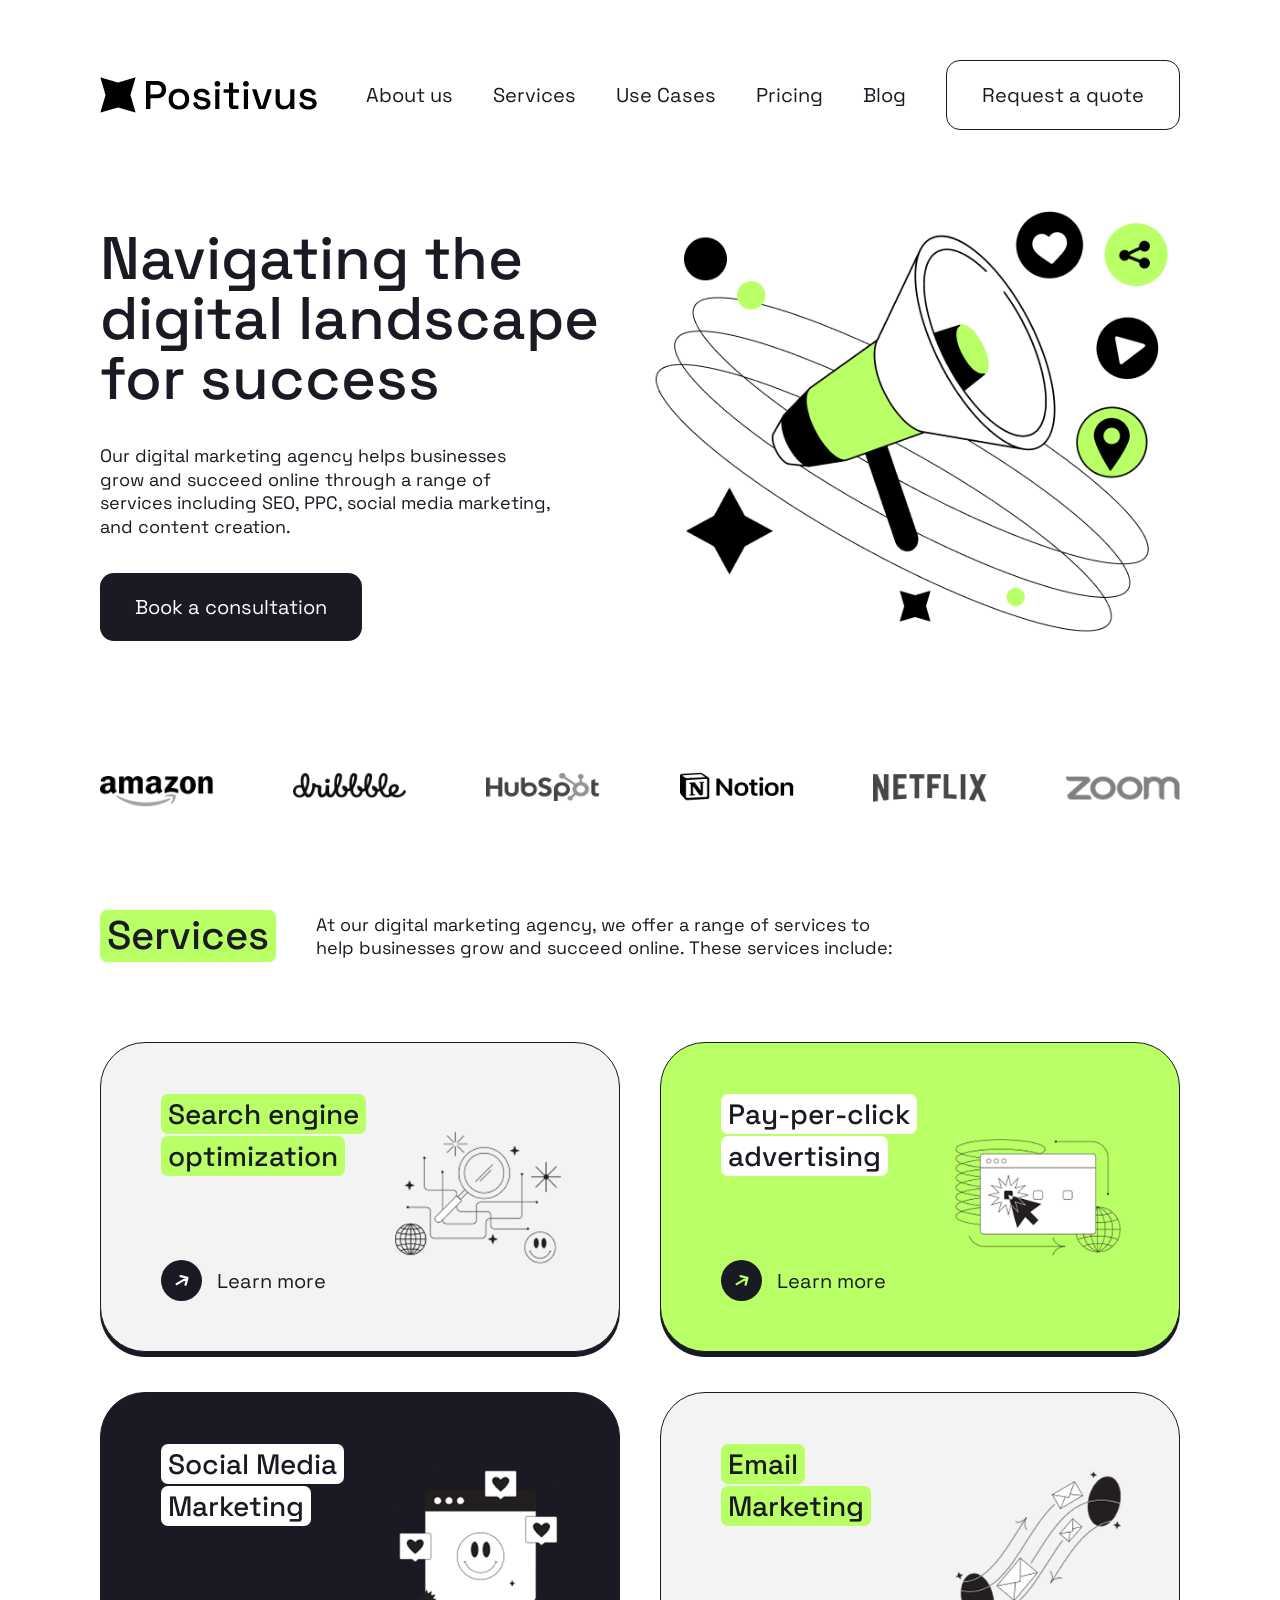
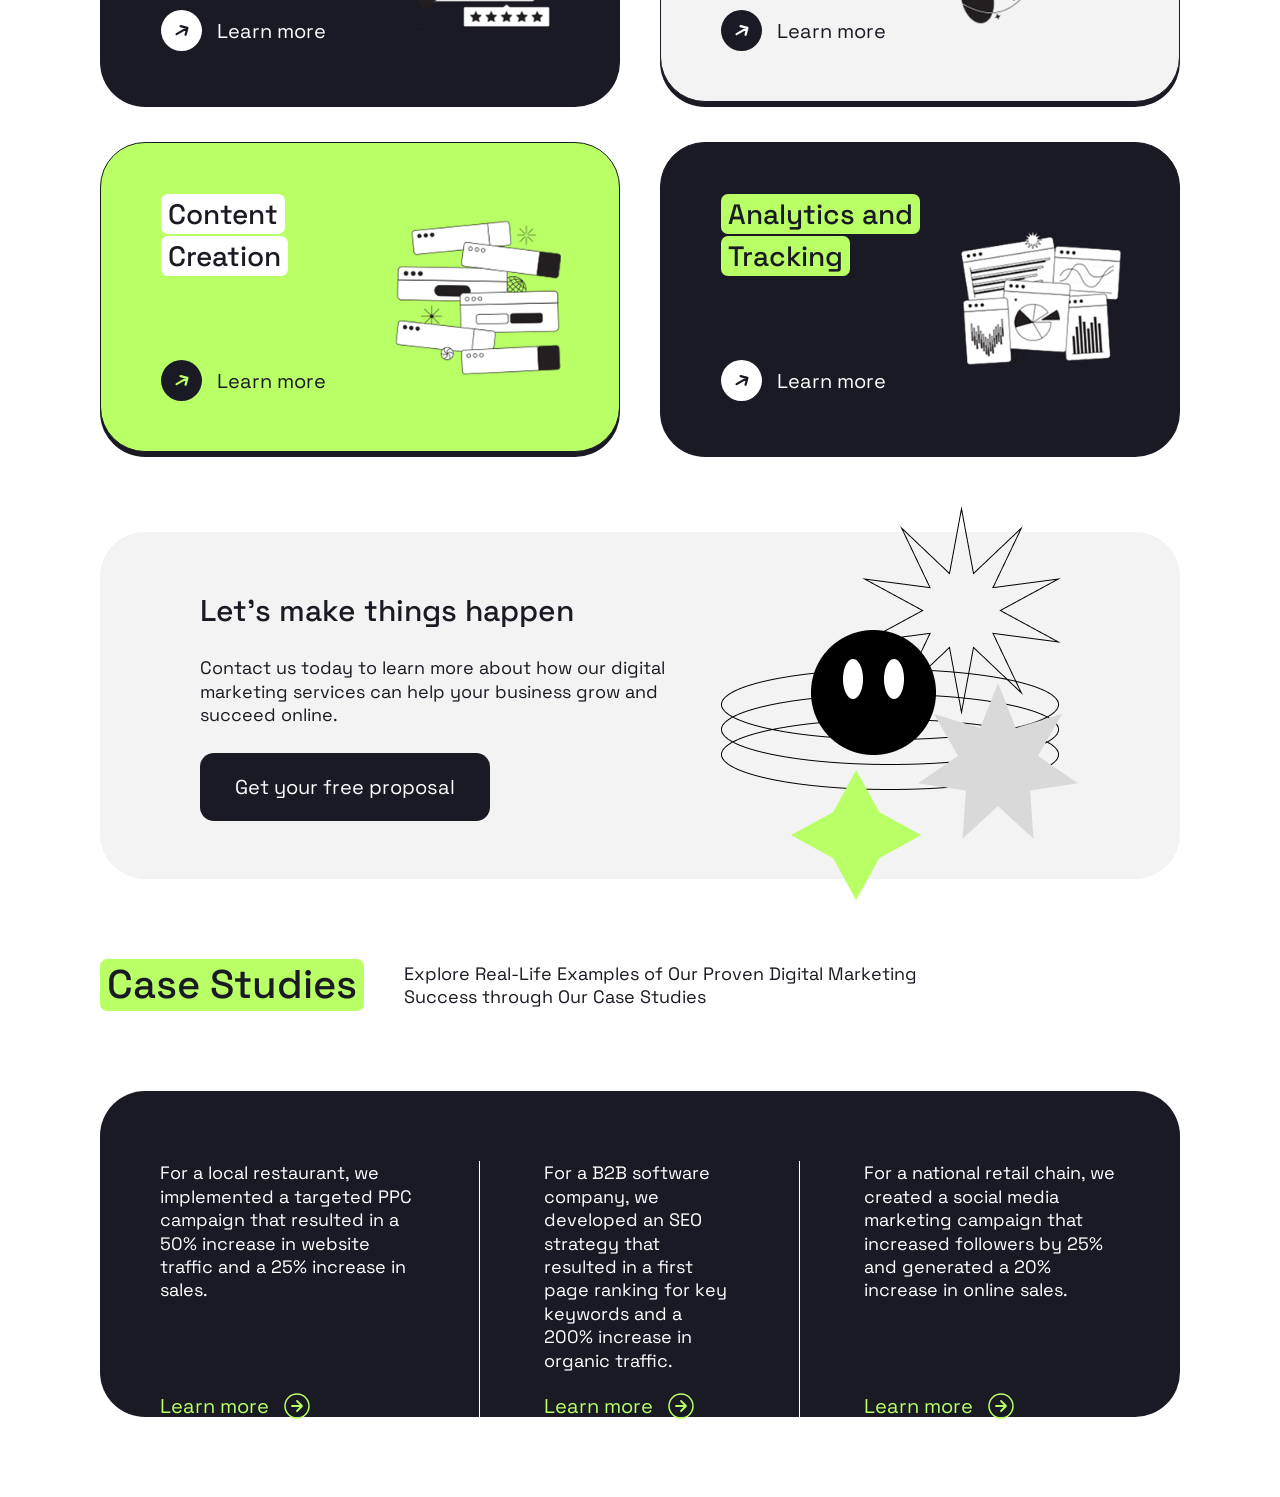
<file: parte-1/index.html>
<!DOCTYPE html>
<html lang="en">

<head>
  <meta charset="UTF-8">
  <meta name="viewport" content="width=device-width, initial-scale=1.0">
  <title>Positivus</title>
  <link href="https://fonts.googleapis.com/css2?family=Space+Grotesk:wght@400;500;600;700&display=swap"
    rel="stylesheet">
  <link rel="stylesheet" href="style.css">
</head>

<body>

  <!-- ══ NAV ══════════════════════════════════════════════════════════════ -->
  <nav class="nav">
    <a href="#" class="nav-logo">
      <img src="Icon.png" alt="">
      <img src="Positivus.png" alt="">
    </a>
    <ul class="nav-links">
      <li><a href="#hero">About us</a></li>
      <li><a href="#services">Services</a></li>
      <li><a href="#cases">Use Cases</a></li>
      <li><a href="#">Pricing</a></li>
      <li><a href="#">Blog</a></li>

      <li><button class="btn-border">Request a quote</button></li>

    </ul>

    <button class="menu-toggle">
      ☰
    </button>

  </nav>

  <!-- ══ HERO ══════════════════════════════════════════════════════════════ -->
  <section class="hero" id="hero">
    <div class="hero-left">
      <h1>Navigating the digital landscape for success</h1>
      <p>Our digital marketing agency helps businesses grow and succeed online through a range of services including
        SEO, PPC, social media marketing, and content creation.</p>
      <button class="btn-dark">Book a consultation</button>
    </div>
    <div class="hero-right">
      <!-- Hero illustration SVG — megaphone with floating icons -->
      <img src="header.png" alt="">
    </div>
  </section>

  <!-- ══ PARTNERS ══════════════════════════════════════════════════════════ -->
  <div class="partners">
    <span class="partners-logo"><img src="Company logo (1).png" style="width: 114px;" alt=""></span>
    <span class="partners-logo"><img src="Company logo (2).png" style="width: 114px;" alt=""></span>
    <span class="partners-logo"><img src="Company logo (3).png" style="width: 114px;" alt=""></span>
    <span class="partners-logo"><img src="Company logo (4).png" style="width: 114px;" alt=""></span>
    <span class="partners-logo"><img src="Company logo (5).png" style="width: 114px;" alt=""></span>
    <span class="partners-logo"><img src="Company logo (6).png" style="width: 114px;" alt=""></span>
  </div>

  <!-- ══ SERVICES ══════════════════════════════════════════════════════════ -->
  <section class="services" id="services">
    <div class="section-head">
      <span class="section-label">Services</span>
      <p>At our digital marketing agency, we offer a range of services to help businesses grow and succeed online. These
        services include:</p>
    </div>

    <div class="services-grid">

      <!-- 1 — Search Engine Optimization / gray -->
      <div class="card bg-gray">
        <div class="card-body">
          <div class="card-title">
            <span class="hl">Search engine</span><br>
            <span class="hl">optimization</span>
          </div>
          <a href="#" class="learn-btn">
            <span class="learn-circle">
              <svg width="20" height="20" viewBox="0 0 16 16" fill="none">
                <path d="M3 8h10M9 4l4 4-4 4" stroke="white" stroke-width="1.8" stroke-linecap="round"
                  stroke-linejoin="round" />
              </svg>
            </span>
            Learn more
          </a>
        </div>
        <img class="card-img" src="Illustration.png" alt="Search engine optimization illustration">
      </div>

      <!-- 2 — Pay-per-click / green -->
      <div class="card bg-green">
        <div class="card-body">
          <div class="card-title">
            <span class="hl">Pay-per-click</span><br>
            <span class="hl">advertising</span>
          </div>
          <a href="#" class="learn-btn">
            <span class="learn-circle">
              <svg width="20" height="20" viewBox="0 0 16 16" fill="none">
                <path d="M3 8h10M9 4l4 4-4 4" stroke="white" stroke-width="1.8" stroke-linecap="round"
                  stroke-linejoin="round" />
              </svg>
            </span>
            Learn more
          </a>
        </div>
        <img class="card-img" src="Illustration (1).png" alt="Pay-per-click advertising illustration">
      </div>

      <!-- 3 — Social Media / dark -->
      <div class="card bg-dark">
        <div class="card-body">
          <div class="card-title">
            <span class="hl" style="background-color: white;">Social Media</span><br>
            <span class="hl" style="background-color: white;">Marketing</span>
          </div>
          <a href="#" class="learn-btn">
            <span class="learn-circle">
              <svg width="20" height="20" viewBox="0 0 16 16" fill="none">
                <path d="M3 8h10M9 4l4 4-4 4" stroke="#191A23" stroke-width="1.8" stroke-linecap="round"
                  stroke-linejoin="round" />
              </svg>
            </span>
            Learn more
          </a>
        </div>
        <img class="card-img" src="Illustration (2).png" alt="Social Media Marketing illustration">
      </div>

      <!-- 4 — Email Marketing / gray -->
      <div class="card bg-gray">
        <div class="card-body">
          <div class="card-title">
            <span class="hl">Email</span><br>
            <span class="hl">Marketing</span>
          </div>
          <a href="#" class="learn-btn">
            <span class="learn-circle">
              <svg width="20" height="20" viewBox="0 0 16 16" fill="none">
                <path d="M3 8h10M9 4l4 4-4 4" stroke="white" stroke-width="1.8" stroke-linecap="round"
                  stroke-linejoin="round" />
              </svg>
            </span>
            Learn more
          </a>
        </div>
        <img class="card-img" src="Illustration (3).png" alt="Email Marketing illustration">
      </div>

      <!-- 5 — Content Creation / green -->
      <div class="card bg-green">
        <div class="card-body">
          <div class="card-title">
            <span class="hl">Content</span><br>
            <span class="hl">Creation</span>
          </div>
          <a href="#" class="learn-btn">
            <span class="learn-circle">
              <svg width="20" height="20" viewBox="0 0 16 16" fill="none">
                <path d="M3 8h10M9 4l4 4-4 4" stroke="white" stroke-width="1.8" stroke-linecap="round"
                  stroke-linejoin="round" />
              </svg>
            </span>
            Learn more
          </a>
        </div>
        <img class="card-img" src="Illustration (4).png" alt="Content Creation illustration">
      </div>

      <!-- 6 — Analytics / dark -->
      <div class="card bg-dark">
        <div class="card-body">
          <div class="card-title">
            <span class="hl">Analytics and</span><br>
            <span class="hl">Tracking</span>
          </div>
          <a href="#" class="learn-btn">
            <span class="learn-circle">
              <svg width="20" height="20" viewBox="0 0 16 16" fill="none">
                <path d="M3 8h10M9 4l4 4-4 4" stroke="#191A23" stroke-width="1.8" stroke-linecap="round"
                  stroke-linejoin="round" />
              </svg>
            </span>
            Learn more
          </a>
        </div>
        <img class="card-img" src="Illustration (5).png" alt="Analytics and Tracking illustration">
      </div>

    </div>
  </section>

  <!-- ══ CTA — LET'S MAKE THINGS HAPPEN ══════════════════════════════════ -->
  <div class="cta">
    <div class="cta-inner">
      <div class="cta-text">
        <h2>Let's make things happen</h2>
        <p>Contact us today to learn more about how our digital marketing services can help your business grow and
          succeed online.</p>
        <button class="btn-dark">Get your free proposal</button>
      </div>
      <div class="cta-visual">
        <img src="Frame 19.png" alt="">
      </div>
    </div>
  </div>

  <!-- ══ CASE STUDIES ═══════════════════════════════════════════════════════ -->
  <section class="cases" id="cases">
    <div class="section-head">
      <span class="section-label">Case Studies</span>
      <p>Explore Real-Life Examples of Our Proven Digital Marketing Success through Our Case Studies</p>
    </div>

    <div class="cases-inner">
      <div class="case-item">
        <p>For a local restaurant, we implemented a targeted PPC campaign that resulted in a 50% increase in website
          traffic and a 25% increase in sales.</p>
        <a href="#" class="case-link">
          Learn more
          <svg width="26" height="26" viewBox="0 0 26 26" fill="none">
            <circle cx="13" cy="13" r="12" stroke="#B9FF66" stroke-width="1.5" />
            <path d="M8 13h10M13 8l5 5-5 5" stroke="#B9FF66" stroke-width="1.8" stroke-linecap="round"
              stroke-linejoin="round" />
          </svg>
        </a>
      </div>
      <div class="case-item">
        <p>For a B2B software company, we developed an SEO strategy that resulted in a first page ranking for key
          keywords and a 200% increase in organic traffic.</p>
        <a href="#" class="case-link">
          Learn more
          <svg width="26" height="26" viewBox="0 0 26 26" fill="none">
            <circle cx="13" cy="13" r="12" stroke="#B9FF66" stroke-width="1.5" />
            <path d="M8 13h10M13 8l5 5-5 5" stroke="#B9FF66" stroke-width="1.8" stroke-linecap="round"
              stroke-linejoin="round" />
          </svg>
        </a>
      </div>
      <div class="case-item">
        <p>For a national retail chain, we created a social media marketing campaign that increased followers by 25% and
          generated a 20% increase in online sales.</p>
        <a href="#" class="case-link">
          Learn more
          <svg width="26" height="26" viewBox="0 0 26 26" fill="none">
            <circle cx="13" cy="13" r="12" stroke="#B9FF66" stroke-width="1.5" />
            <path d="M8 13h10M13 8l5 5-5 5" stroke="#B9FF66" stroke-width="1.8" stroke-linecap="round"
              stroke-linejoin="round" />
          </svg>
        </a>
      </div>
    </div>
  </section>

</body>

</html>


<script>
  const toggle = document.querySelector('.menu-toggle');
  const navLinks = document.querySelector('.nav-links');

  toggle.addEventListener('click', () => {
    navLinks.classList.toggle('active');
  });
</script>
</file>
<file: parte-1/style.css>
/* ── RESET ───────────────────────────────────────────────────────────── */
*,
*::before,
*::after {
  box-sizing: border-box;
  margin: 0;
  padding: 0;
}

/* ── TOKENS ──────────────────────────────────────────────────────────── */
:root {
  --green: #B9FF66;
  --dark: #191A23;
  --white: #FFFFFF;
  --gray: #F3F3F3;
  --font: 'Space Grotesk', sans-serif;
  --radius: 14px;
  --inner-w: 1240px;
}


.learn-circle svg {
  width: 20px;
  transform: rotate(-30deg);
}



/* ── BASE ────────────────────────────────────────────────────────────── */
body {
  margin: 0px 100px;
  font-family: var(--font);
  background: var(--white);
  color: var(--dark);
  -webkit-font-smoothing: antialiased;
  max-width: var(--page-w);
}

/* ── SHARED BUTTONS ──────────────────────────────────────────────────── */
.btn-dark {
  display: inline-block;
  background: var(--dark);
  color: var(--white);
  border: none;
  border-radius: var(--radius);
  font-family: var(--font);
  font-size: 20px;
  font-weight: 400;
  line-height: 28px;
  padding: 20px 35px;
  cursor: pointer;
  transition: opacity .15s;
  white-space: nowrap;
}

.btn-dark:hover {
  opacity: .82;
}

.btn-border {
  display: inline-block;
  border: 1px solid var(--dark);
  border-radius: var(--radius);
  background: transparent;
  font-family: var(--font);
  font-size: 20px;
  font-weight: 400;
  line-height: 28px;
  padding: 20px 35px;
  cursor: pointer;
  color: var(--dark);
  transition: background .15s, color .15s;
  white-space: nowrap;
}

.btn-border:hover {
  background: var(--dark);
  color: var(--white);
}

/* ── SECTION LABEL (green pill heading) ─────────────────────────────── */
.section-label {
  display: inline-block;
  background: var(--green);
  color: var(--dark);
  font-size: 40px;
  font-weight: 500;
  line-height: 1.3;
  padding: 0 7px;
  border-radius: 7px;
  white-space: nowrap;
}

.section-head {
  display: flex;
  align-items: center;
  gap: 40px;
  margin-bottom: 80px;
}

.section-head p {
  font-size: 18px;
  font-weight: 400;
  line-height: 1.3;
  color: var(--dark);
  max-width: 580px;
}

/* ══════════════════════════════════════════════════════════════════════
   NAV
══════════════════════════════════════════════════════════════════════ */
.nav {
  margin: 0 auto;
  padding: 60px 0 0;
  display: flex;
  align-items: center;
  justify-content: space-between;
}

.nav-logo {
  display: flex;
  align-items: center;
  gap: 10px;
  text-decoration: none;
  color: var(--dark);
  font-size: 20px;
  font-weight: 500;
  line-height: 28px;
}

.nav-logo svg {
  flex-shrink: 0;
}

.nav-links {
  display: flex;
  gap: 40px;
  list-style: none;
  align-items: center;
}

.nav-links a {
  text-decoration: none;
  color: var(--dark);
  font-size: 20px;
  font-weight: 400;
  line-height: 28px;
}

/* ══════════════════════════════════════════════════════════════════════
   HERO
══════════════════════════════════════════════════════════════════════ */
.hero {
  margin: 0 auto;
  padding: 70px 0 80px;
  display: grid;
  grid-template-columns: 531px 1fr;
  align-items: center;
  gap: 0;
}

.hero-left h1 {
  font-size: 60px;
  font-weight: 500;
  line-height: 1;
  /* line-height: 100% */
  letter-spacing: 0;
  margin-bottom: 35px;
}

.hero-left p {
  font-size: 18px;
  font-weight: 400;
  line-height: 1.3;
  color: var(--dark);
  max-width: 452px;
  margin-bottom: 35px;
}

.hero-right {
  display: flex;
  justify-content: flex-end;
  align-items: center;
}

.hero-right img {
  width: 100%;
  max-width: 600px;
}

/* ══════════════════════════════════════════════════════════════════════
   PARTNERS (logos bar)
══════════════════════════════════════════════════════════════════════ */
.partners {
  margin: 0 auto 80px;
  height: 80px;
  display: flex;
  align-items: center;
  justify-content: space-between;
}

.partners-logo {
  font-size: 20px;
  font-weight: 500;
  line-height: 28px;
  color: var(--dark);
  white-space: nowrap;
}

.partners-logo img {

  filter: grayscale(100%);

}

/* ══════════════════════════════════════════════════════════════════════
   SERVICES
══════════════════════════════════════════════════════════════════════ */
.services {
  margin: 0 auto 80px;
}

.services-grid {
  display: grid;
  grid-template-columns: 1fr 1fr;
  gap: 40px;
}

/* ── Service card ────────────────────────────────────────────────────── */
.card {
  border: 1px solid var(--dark);
  border-radius: 45px;
  padding: 50px 58px 50px 60px;
  display: flex;
  align-items: center;
  justify-content: space-between;
  gap: 20px;
  min-height: 310px;
  position: relative;
  box-shadow: 0 5px 0 0 var(--dark);
}

.card.bg-gray {
  background: var(--gray);
}

.card.bg-green {
  background: var(--green);
}

.card.bg-dark {
  background: var(--dark);
}

.card.bg-white {
  background: var(--white);
}

/* card content left */
.card-body {
  display: flex;
  flex-direction: column;
  justify-content: space-between;
  height: 100%;
  min-height: 180px;
}

.card-title {
  font-size: 28px;
  font-weight: 500;
  line-height: 1.3;
  letter-spacing: 0;
}

/* Title highlight pill */
.hl {
  display: inline;
  padding: 2px 7px;
  border-radius: 7px;
  line-height: 1.5;
}

.card.bg-gray .hl,
.card.bg-white .hl {
  background: var(--green);
  color: var(--dark);
}

.card.bg-green .hl {
  background: var(--white);
  color: var(--dark);
}

.card.bg-dark .hl {
  background: var(--green);
  color: var(--dark);
}

/* Learn more button */
.learn-btn {
  display: flex;
  align-items: center;
  gap: 15px;
  background: none;
  border: none;
  cursor: pointer;
  font-family: var(--font);
  font-size: 20px;
  font-weight: 400;
  line-height: 28px;
  padding: 0;
  margin-top: auto;
  padding-top: 40px;
  color: var(--dark);
  text-decoration: none;
}

.card.bg-dark .learn-btn {
  color: var(--white);
}

.learn-circle {
  width: 41px;
  height: 41px;
  border-radius: 50%;
  background: var(--dark);
  display: flex;
  align-items: center;
  justify-content: center;
  flex-shrink: 0;
}

.card.bg-dark .learn-circle {
  background: var(--white);
}

.learn-circle svg path {
  stroke: var(--white);
}

.card.bg-dark .learn-circle svg path {
  stroke: var(--dark);
}

.card.bg-green .learn-circle svg path {
  stroke: var(--green);
}

/* card illustration */
.card-img {
  flex-shrink: 0;
  width: 166px;
  height: 166px;
  object-fit: contain;
}

/* ══════════════════════════════════════════════════════════════════════
   CTA — Let's make things happen
══════════════════════════════════════════════════════════════════════ */
.cta {


  margin: 0 auto 80px;
}

.cta-inner {
  height: 347px;
  background: var(--gray);
  border-radius: 45px;
  padding: 60px 100px;
  display: flex;
  align-items: center;
  justify-content: space-between;
  gap: 40px;
  /* overflow: hidden; */
}

.cta-text h2 {
  font-size: 30px;
  font-weight: 500;
  line-height: 1.3;
  letter-spacing: 0;
  margin-bottom: 26px;
}

.cta-text p {
  font-size: 18px;
  font-weight: 400;
  line-height: 1.3;
  color: var(--dark);
  max-width: 500px;
  margin-bottom: 26px;
}

.cta-visual {
  flex-shrink: 0;
  width: 359px;
}

.cta-visual svg {
  width: 100%;
}

/* ══════════════════════════════════════════════════════════════════════
   CASE STUDIES
══════════════════════════════════════════════════════════════════════ */
.cases {
  margin: 0 auto 80px;
}

.cases-inner {
  background: var(--dark);
  border-radius: 45px;
  padding: 70px 60px;
  display: grid;
  height: 326px;
  grid-template-columns: 1fr 1fr 1fr;
}

.case-item {
  padding: 0 64px;
  display: flex;
  flex-direction: column;
  gap: 20px;
}

.case-item:first-child {
  padding-left: 0;
}

.case-item:last-child {
  padding-right: 0;
  border-right: none;
}

.case-item:not(:last-child) {
  border-right: 1px solid var(--white);
}

.case-item p {
  font-size: 18px;
  font-weight: 400;
  line-height: 1.3;
  color: var(--white);
  flex: 1;
}

.case-link {
  display: flex;
  align-items: center;
  gap: 15px;
  color: var(--green);
  font-size: 20px;
  font-weight: 400;
  line-height: 28px;
  text-decoration: none;
  background: none;
  border: none;
  cursor: pointer;
  font-family: var(--font);
  padding: 0;
  margin-top: auto;
}

/* ================= MOBILE (até 768px) ================= */
@media (max-width: 768px) {

  body {
    margin: 0 20px;
  }

  /* NAV */
  .nav {
    flex-direction: column;
    align-items: flex-start;
    gap: 20px;
  }

  .nav-links {
    flex-direction: column;
    align-items: flex-start;
    gap: 15px;
    width: 100%;
  }

  /* HERO */
  .hero {
    grid-template-columns: 1fr;
    gap: 40px;
    text-align: left;
  }

  .hero-left h1 {
    font-size: 36px;
  }

  .hero-right {
    justify-content: center;
  }

  /* PARTNERS */
  .partners {
    flex-wrap: wrap;
    gap: 20px;
    height: auto;
    justify-content: center;
  }

  /* SERVICES */
  .services-grid {
    grid-template-columns: 1fr;
  }

  .card {
    flex-direction: column;
    align-items: flex-start;
    padding: 30px;
  }

  .card-img {
    width: 120px;
    height: 120px;
    align-self: flex-end;
  }

  /* CTA */
  .cta-inner {
    flex-direction: column;
    height: auto;
    padding: 40px 20px;
    text-align: left;
  }

  .cta-visual {
    width: 100%;
  }

  /* CASES */
  .cases-inner {
    grid-template-columns: 1fr;
    height: auto;
    gap: 30px;
  }

  .case-item {
    padding: 0;
    border: none !important;
  }

  .case-item:not(:last-child) {
    border-bottom: 1px solid white;
    padding-bottom: 20px;
  }
}


/* ================= TABLET (769px até 1024px) ================= */
@media (max-width: 1024px) {

  body {
    margin: 0 40px;
  }

  /* HERO */
  .hero {
    grid-template-columns: 1fr;
    gap: 50px;
  }

  .hero-left h1 {
    font-size: 48px;
  }

  /* SERVICES */
  .services-grid {
    grid-template-columns: 1fr;
  }

  /* CTA */
  .cta-inner {
    flex-direction: column;
    height: auto;
    gap: 30px;
    overflow: hidden;
  }

  /* CASES */
  .cases-inner {
    grid-template-columns: 1fr;
    height: auto;
  }

  .section-head {
    flex-direction: column;
  }
}

/* botão escondido no desktop */
.menu-toggle {
  display: none;
  font-size: 28px;
  background: none;
  border: none;
  cursor: pointer;
}

/* MOBILE */
@media (max-width: 768px) {

  .menu-toggle {
    display: block;
  }

  .nav {
    position: relative;
  }

  .nav-links {
    display: none;
    flex-direction: column;
    position: absolute;
    top: 100%;
    right: 0;
    background: white;
    width: 100%;
    padding: 20px;
    box-shadow: 0 10px 20px rgba(0, 0, 0, 0.1);
  }

  .nav-links.active {
    display: flex;
  }

  .nav {
    flex-direction: row;
  }
}
</file>
